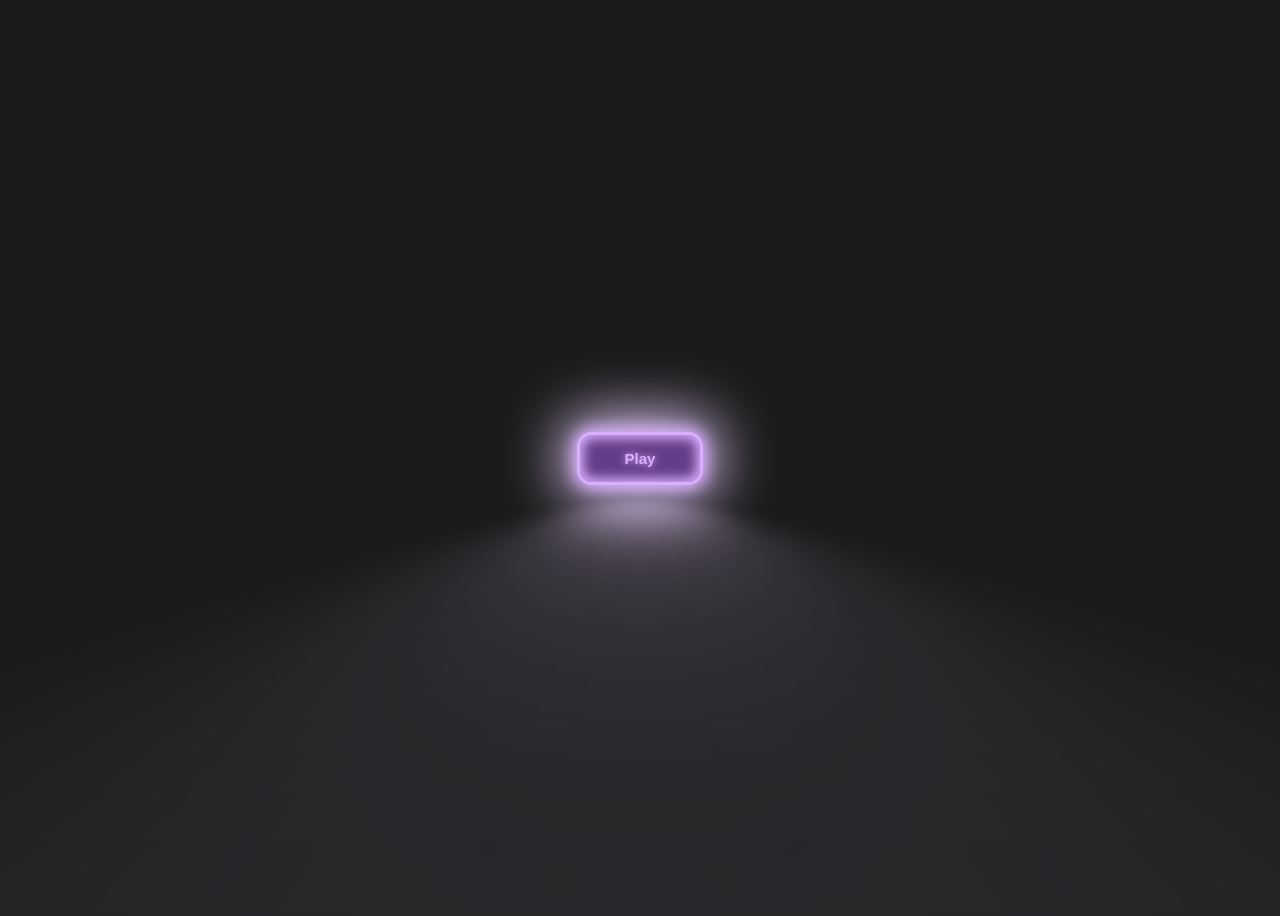
<file: index.html>
<!DOCTYPE html>
<html lang="en">
<head>
    <meta charset="UTF-8">
    <meta name="viewport" content="width=device-width, initial-scale=1.0">
    <link rel="stylesheet" href="styles.css">
    <title>Document</title>
</head>
<body>
    <a href="fifa/firstpage[1].html"><button class="btn"">Play</button></a>
</body>
</html>
</file>
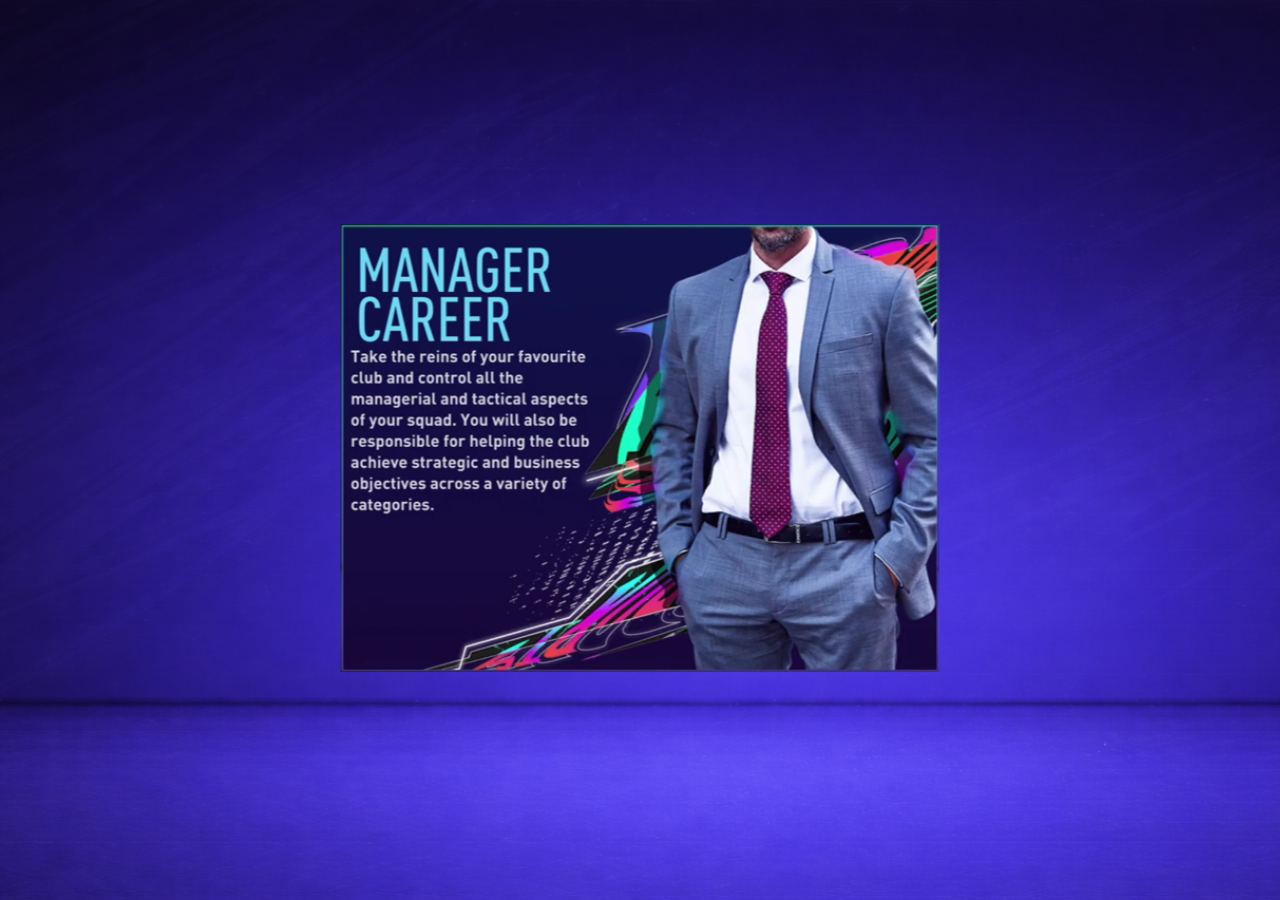
<file: tabs/tabs_01.html>
<!DOCTYPE html>
<html>
<head>
    <meta name="viewport" content="width=device-width, initial-scale=1">
    <title>FIFA CAREER MODE</title>
    <link rel="icon" type="image/x-icon" href="img/fifa18logo.png">
    <link rel="stylesheet" href="styles.css">
</head>
<body>

<div class="manager-card-hover">
    <img src="img/manager_card_normal.png" class="default-img">
    <a href="tabs_02.html" target="_self"><img src="img/manager_card_active.png" class="hover-img" ></a>
    
</div>
</body>
</html>
</file>
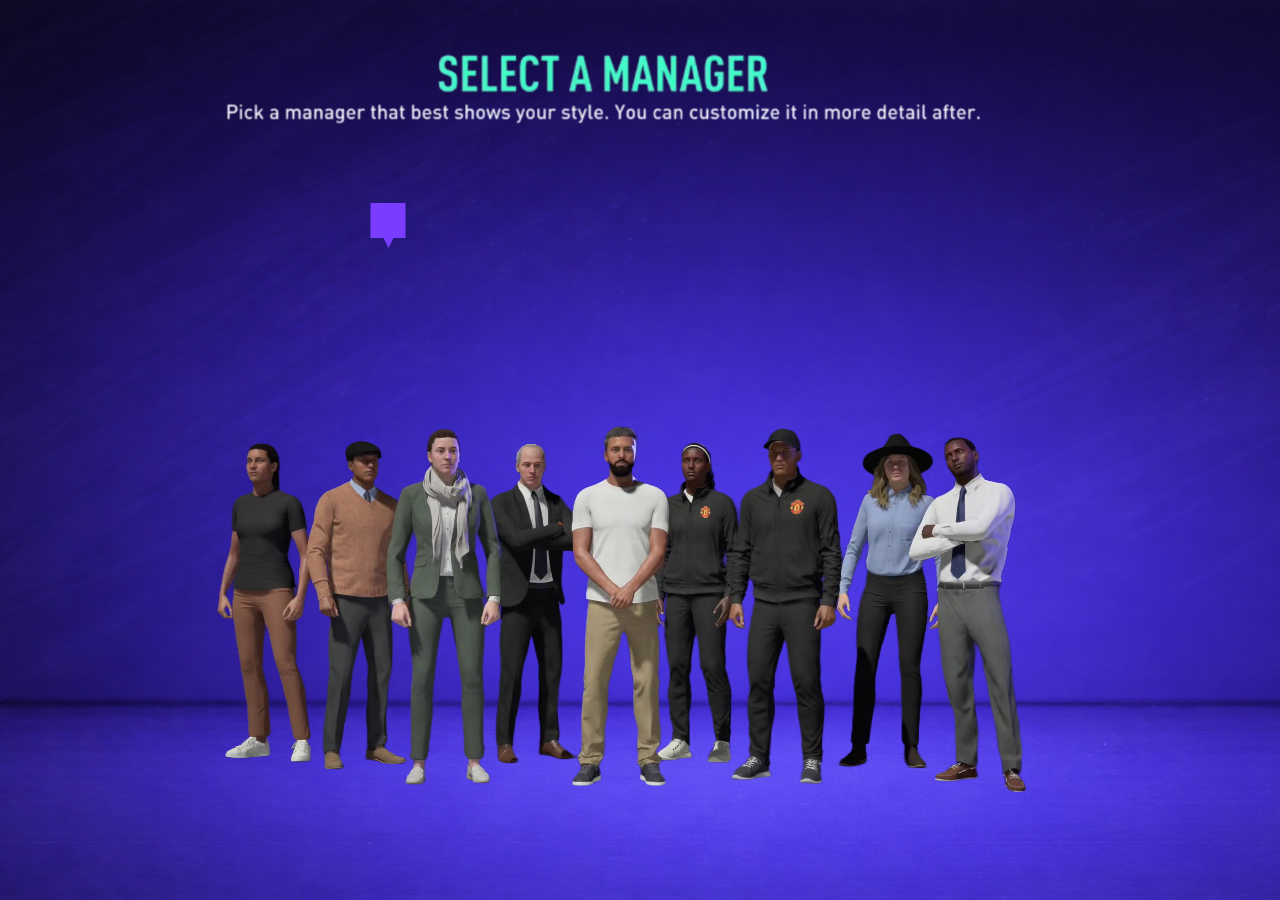
<file: tabs/tabs_02.html>
<!DOCTYPE html>
<html>
    <head>
        <link rel="stylesheet" href="styles.css">
        <meta name="viewport" content="width=device-width, initial-scale=1">
    </head>
    <div>
        <img  class="title" src="img/headings-manager-selection.png">
    </div>
    <div class="menu">
        <img class="slot" src="img/managers.png">
        <div class="indicator">
        </div>
    </div>

    <script src="script.js"></script>

</html>
</file>
<file: styles.css>
body {
    background-color: black;
    display: flex;
    justify-content: center;
    align-items: center;
    height: 100vh;
    background-color: hsl(0, 0%, 10%);
}

.btn {
    --glow-color: rgb(217,176, 255);
    --glow-spread-color: rgba(231, 206, 255);
    --enhanced-glow-color: rgb(231, 206, 255);
    --btn-color: rgb(100, 61, 136);
    border: 0.25em solid var(--glow-color);
    padding: 1em 3em;
    color: var(--glow-color);
    font-size: 15px;
    font-weight: bold;
    background-color: var(--btn-color);
    border-radius: 1em;
    outline: none;
    box-shadow: 0 0 1em 0.25em var(--glow-color), 0 0 4em 1em var(--glow-spread-color), inset 0 0 0.75em 0.25em var(--glow-color);
    text-shadow: 0 0 0.5em var(--glow-color);
    position: relative;
    transition: all 0.3s;

}

.btn::after {
    pointer-events: none;
    content: "";
    position: absolute;
    top: 120%;
    left: 0;
    height: 100%;
    width: 100%;
    background-color: var(--glow-spread-color);
    filter: blur(2em);
    opacity: 0.7;
    transform: perspective(1.5em) rotateX(35deg) scale(1, 0.6);
}

.btn:hover {
    color: var(--btn-color);
    background-color:  var(--glow-color);
    box-shadow: 0 0 1em 0.25em var(--glow-color),
    0 0 4em 2em var(--glow-spread-color),
    inset 0 0 0.75em 0.25em var(--glow-color);
}

.btn:active {
    box-shadow: 0 0 0.6em 0.25em var(--glow-color),
    0 0 2.5em 2em var(--glow-spread-color),
    inset 0 0 0.5em 0.25em var(--glow-color);
}
</file>
<file: tabs/styles.css>
body {
  background-image: url("img/background_image.png");
}

.manager-card-hover {
  position: absolute;
  top: 50%;
  left: 50%;
  display: inline-block;
  transform: translate(-50%, -50%);
}

.manager-card-hover img.hover-img {
  display: none;
}

.manager-card-hover:hover img.default-img {
  display: none;
}

.manager-card-hover:hover img.hover-img {
  display: block;
}


.title {
  position: absolute;
  left: 50%;
  top: 10%;
  transform: translate(-50%, -50%);
  max-width: 900px;
  height: auto;
}
.managers {
  position: absolute;
  left: 50%;
  top: 55%;
  transform: translate(-50%, -50%);
}

.menu {
  position: relative;
}

.indicator {
  width: 35px;
  height: 35px;
  left: 380px;
  top: 230px;
  background: #7a3cff;
  position: absolute;
  transform: translate(-50%, -100%);
  transition: 0.2s ease;
}

.indicator::after {
  content: "";
  position: absolute;
  bottom: -10px;
  left: 50%;
  transform: translateX(-50%);
  
  width: 0;
  height: 0;
  border-left: 5px solid transparent;
  border-right: 5px solid transparent;
  border-top: 10px solid #7a3cff;
}

.slot {
  position: absolute;
  left: 50%;
  top: 800px;
  transform: translate(-50%, -100%);
  width: 70%;
}
</file>
